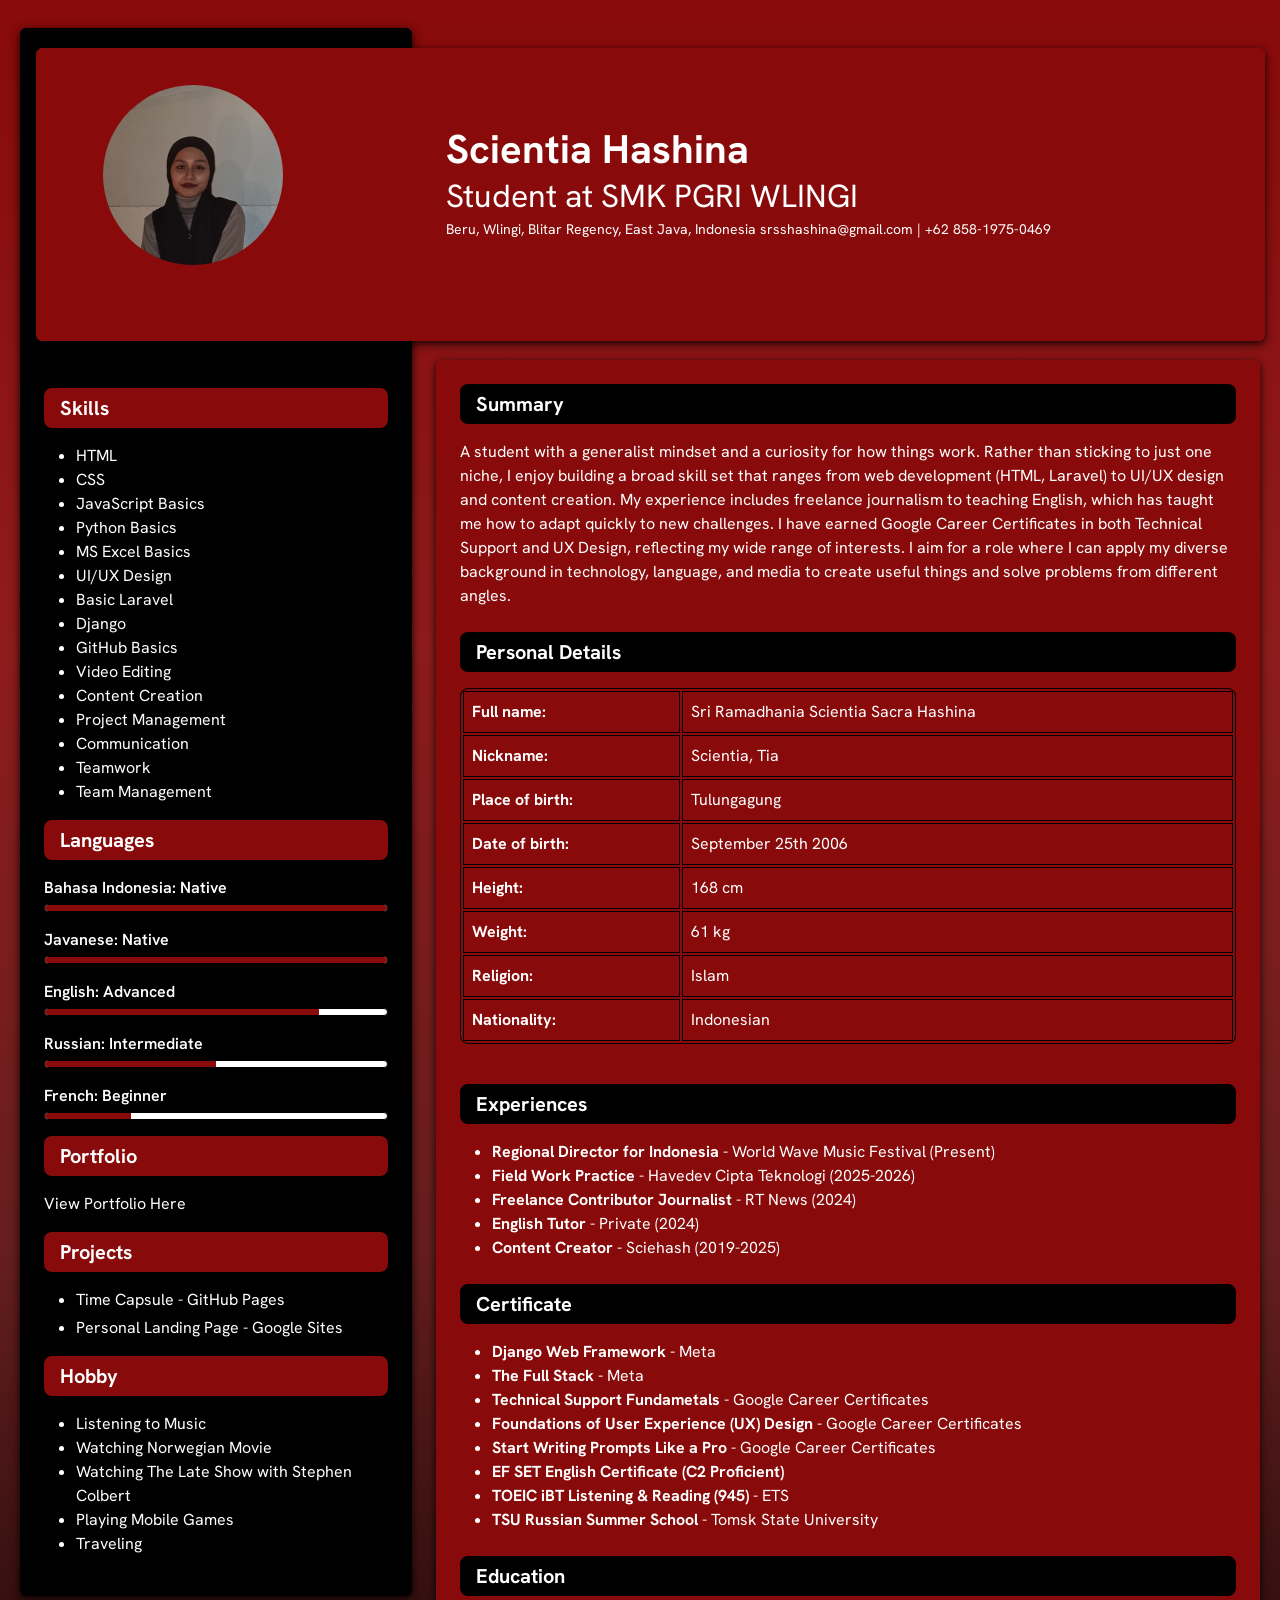
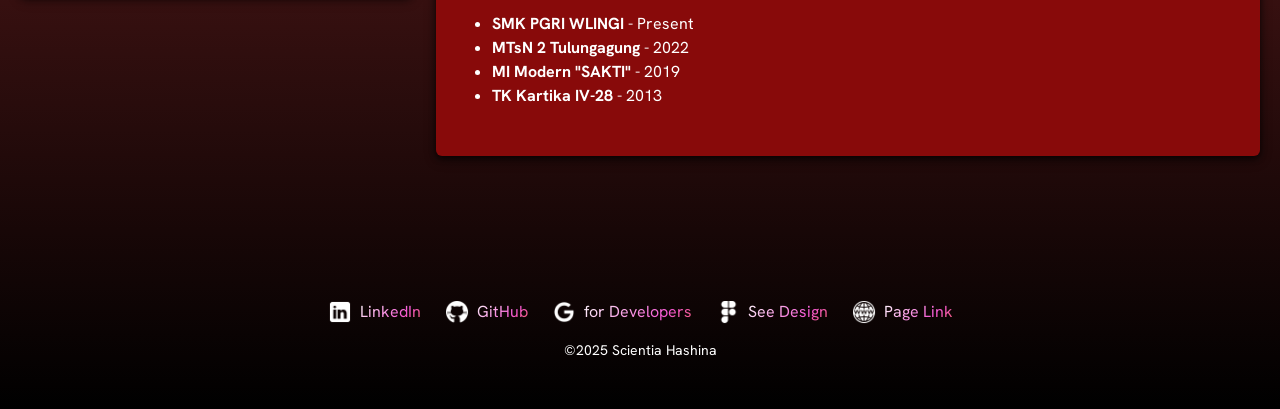
<file: index.html>
<!doctype html>
<html lang="en">
  <head>
    <meta charset="UTF-8" />
    <meta name="viewport" content="width=device-width, initial-scale=1.0" />
    <title>Scientia's Curriculum Vitae</title>

    <!-- Bootstrap 5 CSS -->
    <link
      href="https://cdn.jsdelivr.net/npm/bootstrap@5.3.0/dist/css/bootstrap.min.css"
      rel="stylesheet"
    />

    <!-- Google Fonts - Hanken Grotesk -->
    <link rel="preconnect" href="https://fonts.googleapis.com" />
    <link rel="preconnect" href="https://fonts.gstatic.com" crossorigin />
    <link
      href="https://fonts.googleapis.com/css2?family=Hanken+Grotesk:wght@300;400;500;600;700&display=swap"
      rel="stylesheet"
    />

    <!-- Favicon -->
    <link rel="icon" type="image/png" href="assets/icon/favicon.png" />

    <!-- Custom CSS -->
    <link href="css/custom.css" rel="stylesheet" />
    <link href="css/bg.css" rel="stylesheet" />
    <link href="css/stacking.css" rel="stylesheet" />
    <link href="css/animation.css" rel="stylesheet" />

    <style>
      /* Language progress bars */
      .language-bar {
        height: 8px;
        border-radius: 10px;
      }
    </style>
  </head>
  <body class="bg-dark">
    <div class="container-fluid py-4">
      <header>
        <div
          class="card text-white bg-primary my-sm-2 my-md-4 z-2 mx-sm-2 mx-md-4 position-absolute"
          style="width: 96%"
        >
          <div class="card-body">
            <div class="row justify-content-evenly">
              <div class="col-sm-3 me-auto">
                <div class="bg-primary rounded-4 p-1 my-3 position-relative">
                  <div
                    class="d-flex align-items-center justify-content-center mx-auto"
                    style="width: 180px; height: 180px"
                  >
                    <img
                      src="assets/img/new.jpg"
                      alt="A woman with red lipstick and black-marine blue field uniform"
                      class="img-fluid rounded-circle"
                      style="width: 180px; height: 180px"
                    />
                  </div>
                </div>
              </div>
              <div class="col-sm-9 p-5 my-2">
                <div class="text-white p-1 ms-sm-5 justify-content-evenly mb-4">
                  <h1 class="fw-bold text-white mb-1">Scientia Hashina</h1>
                  <h2 class="fw-normal text-white mb-1">
                    Student at SMK PGRI WLINGI
                  </h2>
                  <p class="small text-white mb-0">
                    Beru, Wlingi, Blitar Regency, East Java, Indonesia
                    srsshashina@gmail.com | +62 858-1975-0469
                  </p>
                </div>
              </div>
            </div>
          </div>
        </div>
      </header>
      <div class="row g-3">
        <!-- LEFT SIDEBAR -->
        <div class="col-12 col-lg-4 mt-sm-1">
          <div
            class="card border-0 bg-dark text-white h-80 z-0 position-relative mx-sm-2"
          >
            <div class="card-body p-4">
              <div class="my-sm-5 p-sm-5">
                <!-- Empty space for stacking cards-->
              </div>
              <div class="my-sm-5 p-sm-5">
                <!-- Empty space for stacking cards-->
              </div>

              <!-- Skill Section -->
              <div class="mb-3">
                <div class="bg-primary text-white px-3 py-2 rounded-3 mb-3">
                  <h5 class="mb-0 text-white fw-bold">Skills</h5>
                </div>
                <ul class="text-white">
                  <li>HTML</li>
                  <li>CSS</li>
                  <li>JavaScript Basics</li>
                  <li>Python Basics</li>
                  <li>MS Excel Basics</li>
                  <li>UI/UX Design</li>
                  <li>Basic Laravel</li>
                  <li>Django</li>
                  <li>GitHub Basics</li>
                  <li>Video Editing</li>
                  <li>Content Creation</li>
                  <li>Project Management</li>
                  <li>Communication</li>
                  <li>Teamwork</li>
                  <li>Team Management</li>
                </ul>
              </div>

              <!-- Language Section -->
              <div class="mb-3">
                <div class="bg-primary text-white px-3 py-2 rounded-3 mb-3">
                  <h5 class="mb-0 text-white fw-bold">Languages</h5>
                </div>

                <!-- Bahasa Indonesia -->
                <div class="mb-3">
                  <p class="text-white mb-1 fw-semibold">
                    Bahasa Indonesia: Native
                  </p>
                  <div class="progress language-bar bg-secondary">
                    <div
                      class="progress-bar bg-primary"
                      role="progressbar"
                      style="width: 100%; z-index: 1"
                    ></div>
                  </div>
                </div>

                <!-- Bahasa Jawa -->
                <div class="mb-3">
                  <p class="text-white mb-1 fw-semibold">Javanese: Native</p>
                  <div class="progress language-bar bg-secondary">
                    <div
                      class="progress-bar bg-primary"
                      role="progressbar"
                      style="width: 100%; z-index: 1"
                    ></div>
                  </div>
                </div>

                <!-- English -->
                <div class="mb-3">
                  <p class="text-white mb-1 fw-semibold">English: Advanced</p>
                  <div class="progress language-bar bg-secondary">
                    <div
                      class="progress-bar bg-primary"
                      role="progressbar"
                      style="width: 80%; z-index: 1"
                    ></div>
                  </div>
                </div>

                <!-- Russian -->
                <div class="mb-3">
                  <p class="text-white mb-1 fw-semibold">
                    Russian: Intermediate
                  </p>
                  <div class="progress language-bar bg-secondary">
                    <div
                      class="progress-bar bg-primary"
                      role="progressbar"
                      style="width: 50%"
                    ></div>
                  </div>
                </div>

                <!-- French -->
              <div class="mb-3">
                <p class="text-white mb-1 fw-semibold">French: Beginner</p>
                <div class="progress language-bar bg-secondary">
                  <div
                    class="progress-bar bg-primary"
                    role="progressbar"
                    style="width: 25%"
                  ></div>
                </div>
              </div>
            </div>  

            <!-- Portfolio Section -->
            <div class="mb-3">
              <div class="bg-primary text-white px-3 py-2 rounded-3 mb-3">
                <h5 class="mb-0 text-white fw-bold">Portfolio</h5>
              </div>
              <p class="mb-1 text-white">
                <a
                  href="https://www.canva.com/design/DAG2fqvbU3Q/iv0Qi1M0EIFVtxmAJGa4tg/edit?utm_content=DAG2fqvbU3Q&utm_campaign=designshare&utm_medium=link2&utm_source=sharebutton"
                  target="_blank"
                  >View Portfolio Here
                </a>
              </p>
            </div>

            <!-- Projects Section -->
            <div class="mb-3">
              <div class="bg-primary text-white px-3 py-2 rounded-3 mb-3">
                <h5 class="mb-0 text-white fw-bold">Projects</h5>
              </div>
              <ul class="text-white">
                <li class="mb-1">
                  <a
                    href="https://moordee.github.io/time-capsule/"
                    target="_blank"
                    >Time Capsule - GitHub Pages
                  </a>
                </li>
                <li class="mb-1">
                  <a
                    href="https://sites.google.com/view/scientia-hashina"
                    target="_blank"
                    >Personal Landing Page - Google Sites
                  </a>
                </li>
              </ul>
            </div>

            <!-- Hobby Section -->
            <div class="mb-3">
              <div class="bg-primary px-3 py-2 rounded-3 mb-3">
                <h5 class="mb-0 text-white fw-bold">Hobby</h5>
              </div>
              <ul class="text-white">
                <li>Listening to Music</li>
                <li>Watching Norwegian Movie</li>
                <li>Watching The Late Show with Stephen Colbert</li>
                <li>Playing Mobile Games</li>
                <li>Traveling</li>
              </ul>
            </div>
          </div>
        </div>
      </div>

      <!-- RIGHT CONTENT -->
      <div class="col-12 col-lg-8 position-sticky">
        <!--
          <div class="card text-white bg-primary my-sm-2 my-md-4">
            <div class="card-body">
              <div class="row justify-content-evenly">
                <div class="col-sm-3 me-auto">
                  <div class="bg-primary rounded-4 p-4 mb-3 position-relative">
                    <div
                      class="d-flex align-items-center justify-content-center mx-auto"
                      style="width: 180px; height: 180px"
                    >
                      <img
                        src="assets/img/6154699293953035178.jpg"
                        alt="A woman with red lipstick and black-marine blue field uniform"
                        class="rounded-circle"
                        style="width: 180px; height: 180px"
                      />
                    </div>
                  </div>
                </div>
                <div class="col-sm-9 p-5 my-2">
                  <div class="text-white justify-content-evenly mb-4">
                    <h1 class="fw-bold text-white mb-1">Scientia Hashina</h1>
                    <h5 class="fw-normal text-white mb-1">
                      Student at SMK PGRI WLINGI
                    </h5>
                    <p class="small text-white mb-0">
                      Beru, Wlingi, Blitar Regency, East Java, Indonesia<br />
                      srsshashina@gmail.com | +62 858-1975-0469
                    </p>
                  </div>
                </div>
              </div>
            </div>
          </div>
          -->

        <div class="my-sm-5 p-sm-5">
          <!-- Empty space for stacking cards-->
        </div>
        <div class="my-sm-5 p-sm-5">
          <!-- Empty space for stacking cards-->
        </div>

        <div class="card border-0 bg-primary mb-4 me-sm-2">
          <div class="card-body p-4">
            <!-- Summary Section -->
            <div class="mb-4">
              <div class="bg-dark px-3 py-2 rounded-3 mb-3">
                <h5 class="mb-0 fw-bold text-white">Summary</h5>
              </div>
              <p class="text-white">
                A student with a generalist mindset and a curiosity for how
                things work. Rather than sticking to just one niche, I enjoy
                building a broad skill set that ranges from web development
                (HTML, Laravel) to UI/UX design and content creation. My
                experience includes freelance journalism to teaching English,
                which has taught me how to adapt quickly to new challenges. I
                have earned Google Career Certificates in both Technical Support
                and UX Design, reflecting my wide range of interests. I aim for
                a role where I can apply my diverse background in technology,
                language, and media to create useful things and solve problems
                from different angles.
              </p>
            </div>

            <!-- Personal Details Section -->
            <div class="mb-4">
              <div class="bg-dark text-white px-3 py-2 rounded-3 mb-3">
                <h5 class="mb-0 text-white fw-bold">Personal Details</h5>
              </div>
              <div
                class="table-responsive table-responsive-sm table-responsive-md mb-3"
              >
                <table class="table table-primary">
                  <tbody>
                    <tr class="">
                      <th scope="row">Full name:</th>
                      <td>Sri Ramadhania Scientia Sacra Hashina</td>
                    </tr>
                    <tr class="">
                      <th scope="row">Nickname:</th>
                      <td>Scientia, Tia</td>
                    </tr>
                    <tr class="">
                      <th scope="row">Place of birth:</th>
                      <td>Tulungagung</td>
                    </tr>
                    <tr class="">
                      <th scope="row">Date of birth:</th>
                      <td>September 25th 2006</td>
                    </tr>
                    <tr class="">
                      <th scope="row">Height:</th>
                      <td>168 cm</td>
                    </tr>
                    <tr class="">
                      <th scope="row">Weight:</th>
                      <td>61 kg</td>
                    </tr>
                    <tr class="">
                      <th scope="row">Religion:</th>
                      <td>Islam</td>
                    </tr>
                    <tr class="">
                      <th scope="row">Nationality:</th>
                      <td>Indonesian</td>
                    </tr>
                  </tbody>
                </table>
              </div>
            </div>

            <!-- Experiences Section -->
            <div class="mb-4">
              <div class="bg-dark text-white px-3 py-2 rounded-3 mb-3">
                <h5 class="mb-0 text-white fw-bold">Experiences</h5>
              </div>
              <ul class="text-white">
                <li>
                  <strong>Regional Director for Indonesia</strong> - World Wave
                  Music Festival (Present)
                </li>
                <li>
                  <strong>Field Work Practice</strong> - Havedev Cipta Teknologi
                  (2025-2026)
                </li>
                <li>
                  <strong>Freelance Contributor Journalist</strong> - RT News
                  (2024)
                </li>
                <li><strong>English Tutor</strong> - Private (2024)</li>
                <li><strong>Content Creator</strong> - Sciehash (2019-2025)</li>
              </ul>
            </div>

            <!-- Certificate Section -->
            <div class="mb-4">
              <div class="bg-dark text-white px-3 py-2 rounded-3 mb-3">
                <h5 class="mb-0 text-white fw-bold">Certificate</h5>
              </div>
              <ul class="text-white">
                <li><strong>Django Web Framework</strong> - Meta</li>
                <li><strong>The Full Stack</strong> - Meta</li>
                <li>
                  <strong>Technical Support Fundametals</strong> - Google Career
                  Certificates
                </li>
                <li>
                  <strong>Foundations of User Experience (UX) Design</strong>
                  - Google Career Certificates
                </li>
                <li>
                  <strong>Start Writing Prompts Like a Pro</strong> - Google
                  Career Certificates
                </li>
                <li>
                  <strong>EF SET English Certificate (C2 Proficient)</strong>
                </li>
                <li>
                  <strong>TOEIC iBT Listening & Reading (945)</strong> - ETS
                </li>
                <li>
                  <strong>TSU Russian Summer School</strong> - Tomsk State
                  University
                </li>
              </ul>
            </div>

            <!-- Education Section -->
            <div class="mb-4">
              <div class="bg-dark text-white px-3 py-2 rounded-3 mb-3">
                <h5 class="mb-0 text-white fw-bold">Education</h5>
              </div>
              <ul class="text-white">
                <li><strong>SMK PGRI WLINGI</strong> - Present</li>
                <li><strong>MTsN 2 Tulungagung</strong> - 2022</li>
                <li><strong>MI Modern "SAKTI"</strong> - 2019</li>
                <li><strong>TK Kartika IV-28</strong> - 2013</li>
              </ul>
            </div>
          </div>
        </div>
      </div>
    </div>
  </div>

    <!-- Footer Section -->
    <div class="container-fluid py-4 mt-5">
      <div class="row">
        <div class="col-12">
          <div class="text-white text-center py-4 rounded-3">
            <!-- Social Links -->
            <div
              class="d-flex justify-content-center align-items-center gap-4 flex-wrap mb-3"
            >
              <div class="d-flex align-items-center gap-2">
                <img
                  width="24"
                  height="24"
                  src="assets/icon/icons8-linkedin-50.png"
                  alt="LinkedIn icon"
                />
                <a
                  class="animate-character"
                  href="https://www.linkedin.com/in/scientia-hashina/"
                  target="_blank"
                  ><span>LinkedIn</span></a
                >
              </div>

              <div class="d-flex align-items-center gap-2">
                <img
                  width="24"
                  height="24"
                  src="assets/icon/icons8-github-50.png"
                  alt="GitHub icon"
                />
                <a
                  class="animate-character"
                  href="https://github.com/moordee/"
                  target="_blank"
                  ><span>GitHub</span></a
                >
              </div>

              <div class="d-flex align-items-center gap-2">
                <img
                  width="24"
                  height="24"
                  src="assets/icon/icons8-google-100.png"
                  alt="Google Developers icon"
                />
                <a
                  class="animate-character"
                  href="https://g.dev/scientia-hashina"
                  target="_blank"
                  ><span>for Developers</span></a
                >
              </div>

              <div class="d-flex align-items-center gap-2">
                <img
                  width="24"
                  height="24"
                  src="assets/icon/icons8-figma-50.png"
                  alt="Figma icon"
                />
                <a
                  class="animate-character"
                  href="https://www.figma.com/design/jYKqS9DNjJgnf0IGs0gCkH/CV---Tugas-PKL?node-id=0-1&t=eHmUmOfsYwzuZvli-1"
                  target="_blank"
                  ><span>See Design</span></a
                >
              </div>

              <div class="d-flex align-items-center gap-2">
                <img
                  width="24"
                  height="24"
                  src="assets/icon/icons8-web-100.png"
                  alt="Website icon"
                />
                <a
                  class="animate-character"
                  href="https://moordee.github.io/pkl/cv.html"
                  target="_blank"
                  ><span>Page Link</span></a
                >
              </div>
            </div>

            <!-- Copyright -->
            <p class="mb-0 small">©2025 Scientia Hashina</p>
          </div>
        </div>
      </div>
    </div>

    <!-- Bootstrap 5 JS Bundle -->
    <script
      src="https://cdn.jsdelivr.net/npm/bootstrap@5.3.0/dist/js/bootstrap.bundle.min.js"
      integrity="sha384-ENjdO4Dr2bkBIFxQpeoA6DQDk6jQmocTyUcoGzA1pUc6p/6HI1pcJn781rN0y+4F"
      crossorigin="anonymous"
    ></script>
  </body>
</html>
</file>
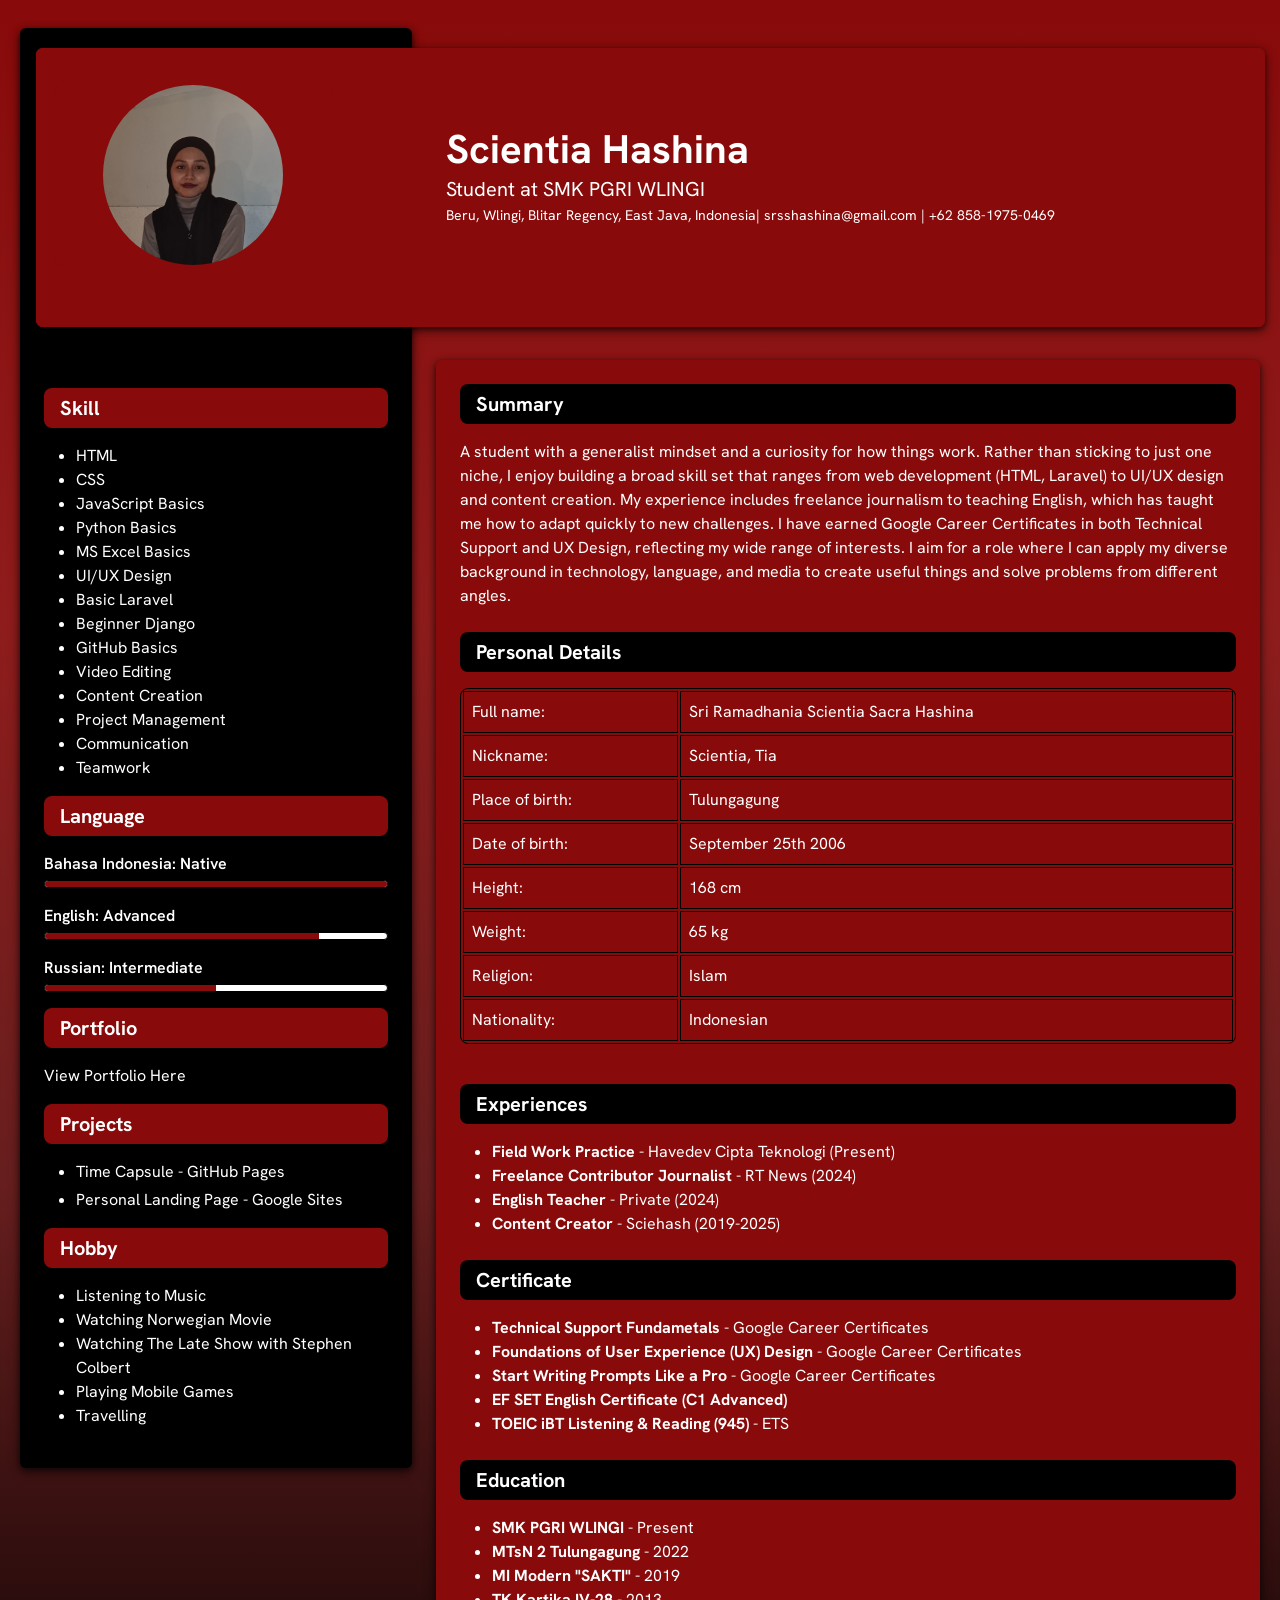
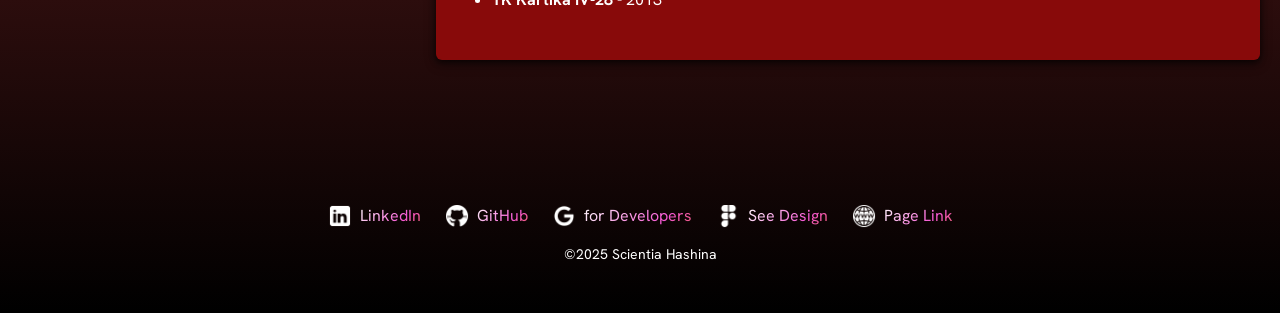
<file: cv.html>
<!DOCTYPE html>
<html lang="en">
  <head>
    <meta charset="UTF-8" />
    <meta name="viewport" content="width=device-width, initial-scale=1.0" />
    <title>Scientia's Curriculum Vitae</title>

    <!-- Bootstrap 5 CSS -->
    <link
      href="https://cdn.jsdelivr.net/npm/bootstrap@5.3.0/dist/css/bootstrap.min.css"
      rel="stylesheet"
    />

    <!-- Google Fonts - Hanken Grotesk -->
    <link rel="preconnect" href="https://fonts.googleapis.com" />
    <link rel="preconnect" href="https://fonts.gstatic.com" crossorigin />
    <link
      href="https://fonts.googleapis.com/css2?family=Hanken+Grotesk:wght@300;400;500;600;700&display=swap"
      rel="stylesheet"
    />

    <!-- Favicon -->
    <link rel="icon" type="image/png" href="assets/icon/favicon.png" />

    <!-- Custom CSS -->
    <link href="css/custom.css" rel="stylesheet" />
    <link href="css/bg.css" rel="stylesheet" />
    <link href="css/stacking.css" rel="stylesheet" />
    <link href="css/animation.css" rel="stylesheet" />

    <style>
      /* Language progress bars */
      .language-bar {
        height: 8px;
        border-radius: 10px;
      }
    </style>
  </head>
  <body class="bg-dark">
    <div class="container-fluid py-4">
      <header>
        <div
          class="card text-white bg-primary my-sm-2 my-md-4 z-2 mx-sm-2 mx-md-4 position-absolute" style="width: 96%;"
        >
          <div class="card-body">
            <div class="row justify-content-evenly">
              <div class="col-sm-3 me-auto">
                <div class="bg-primary rounded-4 p-1 my-3 position-relative">
                  <div
                    class="d-flex align-items-center justify-content-center mx-auto"
                    style="width: 180px; height: 180px"
                  >
                    <img
                      src="assets/img/new.jpg"
                      alt="A woman with red lipstick and black-marine blue field uniform"
                      class="img-fluid rounded-circle"
                      style="width: 180px; height: 180px"
                    />
                  </div>
                </div>
              </div>
              <div class="col-sm-9 p-5 my-2">
                <div class="text-white p-1 ms-sm-5 justify-content-evenly mb-4">
                  <h1 class="fw-bold text-white mb-1">Scientia Hashina</h1>
                  <h5 class="fw-normal text-white mb-1">
                    Student at SMK PGRI WLINGI
                  </h5>
                  <p class="small text-white mb-0">
                    Beru, Wlingi, Blitar Regency, East Java, Indonesia|
                    srsshashina@gmail.com | +62 858-1975-0469
                  </p>
                </div>
              </div>
            </div>
          </div>
        </div>
      </header>
      <div class="row g-3">
        <!-- LEFT SIDEBAR -->
        <div class="col-12 col-lg-4 mt-sm-1">
          <div
            class="card border-0 bg-dark text-white h-80 z-0 position-relative mx-sm-2"
          >
            <div class="card-body p-4">
              <div class="my-sm-5 p-sm-5">
                <!-- Empty space for stacking cards-->
              </div>
              <div class="my-sm-5 p-sm-5">
                <!-- Empty space for stacking cards-->
              </div>

              <!-- Skill Section -->
              <div class="mb-3">
                <div class="bg-primary text-white px-3 py-2 rounded-3 mb-3">
                  <h5 class="mb-0 text-white fw-bold">Skill</h5>
                </div>
                <ul class="text-white">
                  <li>HTML</li>
                  <li>CSS</li>
                  <li>JavaScript Basics</li>
                  <li>Python Basics</li>
                  <li>MS Excel Basics</li>
                  <li>UI/UX Design</li>
                  <li>Basic Laravel</li>
                  <li>Beginner Django</li>
                  <li>GitHub Basics</li>
                  <li>Video Editing</li>
                  <li>Content Creation</li>
                  <li>Project Management</li>
                  <li>Communication</li>
                  <li>Teamwork</li>
                </ul>
              </div>

              <!-- Language Section -->
              <div class="mb-3">
                <div class="bg-primary text-white px-3 py-2 rounded-3 mb-3">
                  <h5 class="mb-0 text-white fw-bold">Language</h5>
                </div>

                <!-- Bahasa Indonesia -->
                <div class="mb-3">
                  <p class="text-white mb-1 fw-semibold">
                    Bahasa Indonesia: Native
                  </p>
                  <div class="progress language-bar bg-secondary">
                    <div
                      class="progress-bar bg-primary"
                      role="progressbar"
                      style="width: 100%; z-index: 1"
                    ></div>
                  </div>
                </div>

                <!-- English -->
                <div class="mb-3">
                  <p class="text-white mb-1 fw-semibold">English: Advanced</p>
                  <div class="progress language-bar bg-secondary">
                    <div
                      class="progress-bar bg-primary"
                      role="progressbar"
                      style="width: 80%; z-index: 1"
                    ></div>
                  </div>
                </div>

                <!-- Russian -->
                <div class="mb-3">
                  <p class="text-white mb-1 fw-semibold">
                    Russian: Intermediate
                  </p>
                  <div class="progress language-bar bg-secondary">
                    <div
                      class="progress-bar bg-primary"
                      role="progressbar"
                      style="width: 50%"
                    ></div>
                  </div>
                </div>
              </div>

              <!-- Portfolio Section -->
              <div class="mb-3">
                <div class="bg-primary text-white px-3 py-2 rounded-3 mb-3">
                  <h5 class="mb-0 text-white fw-bold">Portfolio</h5>
                </div>
                <p class="mb-1 text-white">
                  <a
                    href="https://www.canva.com/design/DAG2fqvbU3Q/iv0Qi1M0EIFVtxmAJGa4tg/edit?utm_content=DAG2fqvbU3Q&utm_campaign=designshare&utm_medium=link2&utm_source=sharebutton"
                    target="_blank"
                    >View Portfolio Here
                  </a>
                </p>
              </div>

              <!-- Projects Section -->
              <div class="mb-3">
                <div class="bg-primary text-white px-3 py-2 rounded-3 mb-3">
                  <h5 class="mb-0 text-white fw-bold">Projects</h5>
                </div>
                <ul class="text-white">
                  <li class="mb-1">
                    <a
                      href="https://moordee.github.io/time-capsule/"
                      target="_blank"
                      >Time Capsule - GitHub Pages
                    </a>
                  </li>
                  <li class="mb-1">
                    <a
                      href="https://sites.google.com/view/scientia-hashina"
                      target="_blank"
                      >Personal Landing Page - Google Sites
                    </a>
                  </li>
                </ul>
              </div>

              <!-- Hobby Section -->
              <div class="mb-3">
                <div class="bg-primary px-3 py-2 rounded-3 mb-3">
                  <h5 class="mb-0 text-white fw-bold">Hobby</h5>
                </div>
                <ul class="text-white">
                  <li>Listening to Music</li>
                  <li>Watching Norwegian Movie</li>
                  <li>Watching The Late Show with Stephen Colbert</li>
                  <li>Playing Mobile Games</li>
                  <li>Travelling</li>
                </ul>
              </div>
            </div>
          </div>
        </div>

        <!-- RIGHT CONTENT -->
        <div class="col-12 col-lg-8 position-sticky">
          <!--
          <div class="card text-white bg-primary my-sm-2 my-md-4">
            <div class="card-body">
              <div class="row justify-content-evenly">
                <div class="col-sm-3 me-auto">
                  <div class="bg-primary rounded-4 p-4 mb-3 position-relative">
                    <div
                      class="d-flex align-items-center justify-content-center mx-auto"
                      style="width: 180px; height: 180px"
                    >
                      <img
                        src="assets/img/6154699293953035178.jpg"
                        alt="A woman with red lipstick and black-marine blue field uniform"
                        class="rounded-circle"
                        style="width: 180px; height: 180px"
                      />
                    </div>
                  </div>
                </div>
                <div class="col-sm-9 p-5 my-2">
                  <div class="text-white justify-content-evenly mb-4">
                    <h1 class="fw-bold text-white mb-1">Scientia Hashina</h1>
                    <h5 class="fw-normal text-white mb-1">
                      Student at SMK PGRI WLINGI
                    </h5>
                    <p class="small text-white mb-0">
                      Beru, Wlingi, Blitar Regency, East Java, Indonesia<br />
                      srsshashina@gmail.com | +62 858-1975-0469
                    </p>
                  </div>
                </div>
              </div>
            </div>
          </div>
          -->

          <div class="my-sm-5 p-sm-5">
            <!-- Empty space for stacking cards-->
          </div>
          <div class="my-sm-5 p-sm-5">
            <!-- Empty space for stacking cards-->
          </div>

          <div class="card border-0 bg-primary mb-4 me-sm-2">
            <div class="card-body p-4">
              <!-- Summary Section -->
              <div class="mb-4">
                <div class="bg-dark px-3 py-2 rounded-3 mb-3">
                  <h5 class="mb-0 fw-bold text-white">Summary</h5>
                </div>
                <p class="text-white">
                  A student with a generalist mindset and a curiosity for how
                  things work. Rather than sticking to just one niche, I enjoy
                  building a broad skill set that ranges from web development
                  (HTML, Laravel) to UI/UX design and content creation. My
                  experience includes freelance journalism to teaching English,
                  which has taught me how to adapt quickly to new challenges. I
                  have earned Google Career Certificates in both Technical
                  Support and UX Design, reflecting my wide range of interests.
                  I aim for a role where I can apply my diverse background in
                  technology, language, and media to create useful things and
                  solve problems from different angles.
                </p>
              </div>

              <!-- Personal Details Section -->
              <div class="mb-4">
                <div class="bg-dark text-white px-3 py-2 rounded-3 mb-3">
                  <h5 class="mb-0 text-white fw-bold">Personal Details</h5>
                </div>
                <div
                  class="table-responsive table-responsive-sm table-responsive-md mb-3"
                >
                  <table class="table table-primary">
                    <tbody>
                      <tr class="">
                        <td scope="row">Full name:</td>
                        <td>Sri Ramadhania Scientia Sacra Hashina</td>
                      </tr>
                      <tr class="">
                        <td scope="row">Nickname:</td>
                        <td>Scientia, Tia</td>
                      </tr>
                      <tr class="">
                        <td scope="row">Place of birth:</td>
                        <td>Tulungagung</td>
                      </tr>
                      <tr class="">
                        <td scope="row">Date of birth:</td>
                        <td>September 25th 2006</td>
                      </tr>
                      <tr class="">
                        <td scope="row">Height:</td>
                        <td>168 cm</td>
                      </tr>
                      <tr class="">
                        <td scope="row">Weight:</td>
                        <td>65 kg</td>
                      </tr>
                      <tr class="">
                        <td scope="row">Religion:</td>
                        <td>Islam</td>
                      </tr>
                      <tr class="">
                        <td scope="row">Nationality:</td>
                        <td>Indonesian</td>
                      </tr>
                    </tbody>
                  </table>
                </div>
              </div>

              <!-- Experiences Section -->
              <div class="mb-4">
                <div class="bg-dark text-white px-3 py-2 rounded-3 mb-3">
                  <h5 class="mb-0 text-white fw-bold">Experiences</h5>
                </div>
                <ul class="text-white">
                  <li>
                    <strong>Field Work Practice</strong> - Havedev Cipta
                    Teknologi (Present)
                  </li>
                  <li>
                    <strong>Freelance Contributor Journalist</strong> - RT News
                    (2024)
                  </li>
                  <li><strong>English Teacher</strong> - Private (2024)</li>
                  <li>
                    <strong>Content Creator</strong> - Sciehash (2019-2025)
                  </li>
                </ul>
              </div>

              <!-- Certificate Section -->
              <div class="mb-4">
                <div class="bg-dark text-white px-3 py-2 rounded-3 mb-3">
                  <h5 class="mb-0 text-white fw-bold">Certificate</h5>
                </div>
                <ul class="text-white">
                  <li>
                    <strong>Technical Support Fundametals</strong> - Google
                    Career Certificates
                  </li>
                  <li>
                    <strong>Foundations of User Experience (UX) Design</strong>
                    - Google Career Certificates
                  </li>
                  <li>
                    <strong>Start Writing Prompts Like a Pro</strong> - Google
                    Career Certificates
                  </li>
                  <li>
                    <strong>EF SET English Certificate (C1 Advanced)</strong>
                  </li>
                  <li>
                    <strong>TOEIC iBT Listening & Reading (945)</strong> - ETS
                  </li>
                </ul>
              </div>

              <!-- Education Section -->
              <div class="mb-4">
                <div class="bg-dark text-white px-3 py-2 rounded-3 mb-3">
                  <h5 class="mb-0 text-white fw-bold">Education</h5>
                </div>
                <ul class="text-white">
                  <li><strong>SMK PGRI WLINGI</strong> - Present</li>
                  <li><strong>MTsN 2 Tulungagung</strong> - 2022</li>
                  <li><strong>MI Modern "SAKTI"</strong> - 2019</li>
                  <li><strong>TK Kartika IV-28</strong> - 2013</li>
                </ul>
              </div>
            </div>
          </div>
        </div>
      </div>
    </div>

    <!-- Footer Section -->
    <div class="container-fluid py-4 mt-5">
      <div class="row">
        <div class="col-12">
          <div class="text-white text-center py-4 rounded-3">
            <!-- Social Links -->
            <div
              class="d-flex justify-content-center align-items-center gap-4 flex-wrap mb-3"
            >
              <div class="d-flex align-items-center gap-2">
                <img
                  width="24"
                  height="24"
                  src="assets/icon/icons8-linkedin-50.png"
                />
                <a
                  class="animate-character"
                  href="https://www.linkedin.com/in/scientia-hashina/"
                  target="_blank"
                  ><span>LinkedIn</span></a
                >
              </div>

              <div class="d-flex align-items-center gap-2">
                <img
                  width="24"
                  height="24"
                  src="assets/icon/icons8-github-50.png"
                />
                <a
                  class="animate-character"
                  href="https://github.com/moordee/"
                  target="_blank"
                  ><span>GitHub</span></a
                >
              </div>

              <div class="d-flex align-items-center gap-2">
                <img
                  width="24"
                  height="24"
                  src="assets/icon/icons8-google-100.png"
                />
                <a
                  class="animate-character"
                  href="https://g.dev/scientia-hashina"
                  target="_blank"
                  ><span>for Developers</span></a
                >
              </div>

              <div class="d-flex align-items-center gap-2">
                <img
                  width="24"
                  height="24"
                  src="assets/icon/icons8-figma-50.png"
                />
                <a
                  class="animate-character"
                  href="https://www.figma.com/design/jYKqS9DNjJgnf0IGs0gCkH/CV---Tugas-PKL?node-id=0-1&t=eHmUmOfsYwzuZvli-1"
                  target="_blank"
                  ><span>See Design</span></a
                >
              </div>

              <div class="d-flex align-items-center gap-2">
                <img
                  width="24"
                  height="24"
                  src="assets/icon/icons8-web-100.png"
                />
                <a
                  class="animate-character"
                  href="https://moordee.github.io/pkl/cv.html"
                  target="_blank"
                  ><span>Page Link</span></a
                >
              </div>
            </div>

            <!-- Copyright -->
            <p class="mb-0 small">©2025 Scientia Hashina</p>
          </div>
        </div>
      </div>
    </div>

    <!-- Bootstrap 5 JS Bundle -->
    <script
      src="https://cdn.jsdelivr.net/npm/bootstrap@5.3.0/dist/js/bootstrap.bundle.min.js"
      integrity="sha384-ENjdO4Dr2bkBIFxQpeoA6DQDk6jQmocTyUcoGzA1pUc6p/6HI1pcJn781rN0y+4F"
      crossorigin="anonymous"
    ></script>
  </body>
</html>
</file>
<file: css/custom.css>
/* custom.css */

/* =========================================
   1. FONTS & IMPORTS
   ========================================= */
@import url("https://fonts.googleapis.com/css2?family=Hanken+Grotesk:ital,wght@0,100..900;1,100..900&display=swap");

/* =========================================
   2. ROOT VARIABLES (The Engine)
   Overriding these affects: Layout, Grid, Utilities, Typography
   ========================================= */
:root {
  /* Color Palette */
  --bs-primary: #880a0a;
  --bs-primary-rgb: 136, 10, 10;
  --bs-secondary: #000000;
  --bs-secondary-rgb: 0, 0, 0;

  /* Body & Text */
  --bs-body-bg: #000000;
  --bs-body-color: #ffffff;

  /* Links */
  --bs-link-color: #ffffff;
  --bs-link-hover-color: #ffc3ad;
  --bs-link-decoration: none;

  /* Borders (Make them subtle red or white for visibility) */
  --bs-border-color: #880a0a;
  --bs-border-color-translucent: rgba(136, 10, 10, 0.5);

  /* Fonts */
  --bs-font-sans-serif: "Hanken Grotesk", sans-serif;
  --bs-body-font-family: var(--bs-font-sans-serif);
}

/* =========================================
   3. GLOBAL LAYOUT & CONTENT
   (Reboot, Typography, Images, Tables)
   ========================================= */
body {
  background-color: var(--bs-body-bg);
  color: var(--bs-body-color);
}

/* Link Overrides */
a {
  color: var(--bs-link-color);
  text-decoration: none;
  transition: color 0.2s ease-in-out;
}
p:hover,
li:hover,
h:hover,
span:hover,
h1:hover,
h2:hover,
h3:hover,
h4:hover,
h5:hover,
tr:hover {
  color: #f1ffb4;
}

/* Global Text Hover Effect */
/* Applies to links and interactive elements */
a:hover,
.btn:hover,
.nav-link:hover,
.list-group-item:hover {
  color: #ffc3ad !important;
}

/* Typography Headings */
h1,
h2,
h3,
h4,
h5,
h6 {
  color: var(--bs-primary); /* Making headers pop in Red */
  font-weight: 700;
}

/* Tables */
.table {
  --bs-table-color: #ffffff;
  --bs-table-bg: #000000;
  --bs-table-border-color: #880a0a;
  --bs-table-striped-bg: #1a0202; /* Very dark red for stripe */
  --bs-table-hover-bg: #880a0a;
  --bs-table-hover-color: #f1ffb4;
}

/* =========================================
   4. FORMS
   (Input, Select, Checks, Range)
   Overrides default white backgrounds
   ========================================= */
.form-control,
.form-select {
  background-color: #111111; /* Slightly lighter than black for contrast */
  border: 1px solid var(--bs-primary);
  color: #ffffff;
}

.form-control:focus,
.form-select:focus {
  background-color: #000000;
  border-color: #ffc3ad; /* Link hover color for focus ring */
  color: #ffffff;
  box-shadow: 0 0 0 0.25rem rgba(136, 10, 10, 0.25);
}

.form-control::placeholder {
  color: rgba(255, 255, 255, 0.5);
}

/* Checks & Radios */
.form-check-input {
  background-color: #000;
  border-color: var(--bs-primary);
}
.form-check-input:checked {
  background-color: var(--bs-primary);
  border-color: var(--bs-primary);
}

/* =========================================
   5. COMPONENTS
   (Card, Modal, Navbar, Accordion, etc.)
   ========================================= */

/* Buttons */
.btn-primary {
  --bs-btn-bg: var(--bs-primary);
  --bs-btn-border-color: var(--bs-primary);
  --bs-btn-hover-bg: #660606; /* Darker red on hover */
  --bs-btn-hover-border-color: #660606;
  --bs-btn-color: #ffffff;
}

/* Cards */
.card {
  --bs-card-bg: #0a0a0a; /* Deep gray/black */
  --bs-card-border-color: var(--bs-primary);
  --bs-card-cap-bg: #880a0a;
  --bs-card-color: #ffffff;
  box-shadow: 0 4px 12px rgba(0, 0, 0, 0.4), 0 2px 6px rgba(0, 0, 0, 0.6);
  overflow: hidden;
  border-radius: 0.375rem;
}

/* Left Sidebar Card */
.col-lg-4 .card {
  margin-top: 1rem;
  border-radius: 0.375rem;
}

/* Right Sidebar Card */
.col-lg-8 .card {
  border-radius: 0.375rem;
}

/* Modals */
.modal-content {
  background-color: #000000;
  border: 1px solid var(--bs-primary);
  color: #ffffff;
}
.modal-header,
.modal-footer {
  border-color: var(--bs-primary);
}
.btn-close {
  filter: invert(1) grayscale(100%) brightness(200%); /* Turns the close X white */
}

/* Dropdowns */
.dropdown-menu {
  background-color: var(--bs-primary);
  border: 1px solid #ffc3ad;
}
.dropdown-item {
  color: #ffffff;
}
.dropdown-item:hover {
  background-color: #000000;
  color: #f1ffb4; /* Text Hover Color */
}

/* Accordion */
.accordion-item {
  background-color: #000000;
  border-color: var(--bs-primary);
  color: #ffffff;
}
.accordion-button {
  background-color: #1a0202;
  color: #ffffff;
}
.accordion-button:not(.collapsed) {
  background-color: var(--bs-primary);
  color: #ffffff;
  box-shadow: inset 0 -1px 0 rgba(0, 0, 0, 0.125);
}

/* Navbars */
.navbar {
  background-color: var(--bs-primary) !important;
  /* Or use bg-black depending on preference, assuming primary here */
}
.navbar-brand,
.nav-link {
  color: #ffffff !important;
}

/* List Groups */
.list-group-item {
  background-color: #000000;
  border-color: var(--bs-primary);
  color: #ffffff;
}
.list-group-item.active {
  background-color: var(--bs-primary);
  border-color: var(--bs-primary);
}

/* Pagination */
.page-link {
  background-color: #000000;
  border-color: var(--bs-primary);
  color: #ffffff;
}
.page-link:hover {
  background-color: var(--bs-primary);
  color: #f1ffb4;
}
.page-item.active .page-link {
  background-color: var(--bs-primary);
  border-color: var(--bs-primary);
}

/* Toasts */
.toast {
  background-color: #000000;
  border: 1px solid var(--bs-primary);
  color: #ffffff;
}
.toast-header {
  background-color: var(--bs-primary);
  color: #ffffff;
  border-bottom: 1px solid #000;
}

/* =========================================
   6. HELPERS & UTILITIES
   (Colors, Backgrounds, Borders)
   ========================================= */

/* Background overrides for utility classes to match theme */
.bg-primary {
  background-color: var(--bs-primary) !important;
}
.bg-secondary {
  background-color: var(--bs-secondary) !important;
}
.bg-light {
  background-color: #cccccc !important;
  color: #000 !important;
} /* Inverting light */
.bg-dark {
  background-color: #000000 !important;
}

/* Text Utilities */
.text-primary {
  color: var(--bs-primary) !important;
}
.text-muted {
  color: #aaaaaa !important;
} /* Light gray for visibility on black */

/* Border Utilities */
.border-primary {
  border-color: var(--bs-primary) !important;
}

/* --- FINAL FIXED TABLE OVERRIDES FOR BORDERS --- */

/* Base Table Overrides to enforce border radius globally */
.table {
  /* Ensures the outermost container gets the rounded corners */
  border-radius: 0.5rem;
  overflow: hidden; /* Important: Ensures content/borders respect the border-radius */
  border-collapse: separate; /* Required for border-radius to work on <table> */
}

/* Primary Table: Red BG, White Text, Black Borders */
.table-primary {
  --bs-table-bg: #880a0a;
  --bs-table-color: #ffffff;
  --bs-table-border-color: #000000; /* Black Border Variable */
  /* ... other variables remain the same ... */

  /* Force Outer Border and Rounded Corners */
  border: 1px solid var(--bs-table-border-color) !important;
}

/* Secondary Table: Black BG, White Text, Red Borders */
.table-secondary {
  --bs-table-bg: #000000;
  --bs-table-color: #ffffff;
  --bs-table-border-color: #880a0a; /* Red Border Variable */
  /* ... other variables remain the same ... */

  /* Force Outer Border and Rounded Corners */
  border: 1px solid var(--bs-table-border-color) !important;
}

/* Target Inner Borders (Cell Lines) with high specificity */
/* This ensures <td> and <th> elements use the custom border color */
.table-primary > :not(caption) > * > * {
  border-color: #000000 !important; /* Black Lines */
}

.table-secondary > :not(caption) > * > * {
  border-color: #880a0a !important; /* Red Lines */
}

/* --- FINAL FIX FOR INNER TABLE LINES (Cell Borders) --- */

/* Ensures all inner cells (th, td) for the primary table have black borders */
.table-primary th,
.table-primary td {
  border: 1px solid #000000 !important; /* Black lines */
}

/* Ensures all inner cells (th, td) for the secondary table have red borders */
.table-secondary th,
.table-secondary td {
  border: 1px solid #880a0a !important; /* Red lines */
}
/* --- PROGRESS BAR REMAINDER OVERRIDE --- */

.progress {
  /* Override the default background color for the entire track/remainder */
  background-color: #ffffff !important; /* Forces the remainder of the bar to white */

  /* Optional: Use your secondary color for a subtle border */
  border: 1px solid var(--bs-secondary);

  /* Ensure rounded corners if you want them to match other components */
  border-radius: 0.5rem;
}

.progress-bar {
  /* Ensure the actual progress bar part retains the primary color */
  background-color: var(--bs-primary);
}
</file>
<file: css/bg.css>
body {
  background: #000000;
  background: -webkit-linear-gradient(
    360deg,
    rgba(0, 0, 0, 1) 0%,
    rgba(102, 30, 30, 1) 38%,
    rgba(143, 28, 28, 1) 68%,
    rgba(136, 10, 10, 1) 100%
  );
  background: -moz-linear-gradient(
    360deg,
    rgba(0, 0, 0, 1) 0%,
    rgba(102, 30, 30, 1) 38%,
    rgba(143, 28, 28, 1) 68%,
    rgba(136, 10, 10, 1) 100%
  );
  background: linear-gradient(
    360deg,
    rgba(0, 0, 0, 1) 0%,
    rgba(102, 30, 30, 1) 38%,
    rgba(143, 28, 28, 1) 68%,
    rgba(136, 10, 10, 1) 100%
  );
  filter: progid:DXImageTransform.Microsoft.gradient(startColorstr="#000000", endColorstr="#880A0A", GradientType=0);
}
</file>
<file: css/stacking.css>
/* --- CV Layout Overflow Fix --- */

/* 1. Establish Positioning Context and prevent overflow */
.cv-container {
    position: relative; 
    overflow: hidden; /* Prevent children from overflowing */
}

/* 2. Position the Sidebar */
.sidebar-panel {
    /* Ensure the sidebar has a defined height or its content will define it */
    min-height: 100vh;
}

/* 3. Prevent overflow on the main container */
.container-fluid {
    overflow-x: hidden; /* Prevent horizontal overflow */
}

/* Optional: Styling for the placeholder circle to prevent overlap issues */
.pic-holder {
    position: relative;
    z-index: 15; /* Ensure the image is on top of the name block */
}
</file>
<file: css/animation.css>
.animate-character {
  background-image: linear-gradient(
    -225deg,
    #ffffff 0%,
    #F557D3 40%,
    #e65e2c 67%,
    #880a0a 100%
  );
  background-size: auto auto;
  background-clip: border-box;
  background-size: 200% auto;
  color: #fff;
  background-clip: text;
  -webkit-background-clip: text;
  -webkit-text-fill-color: transparent;
  animation: textclip 2s linear infinite;
  display: inline-block;
}

@keyframes textclip {
  to {
    background-position: 200% center;
  }
}
</file>
